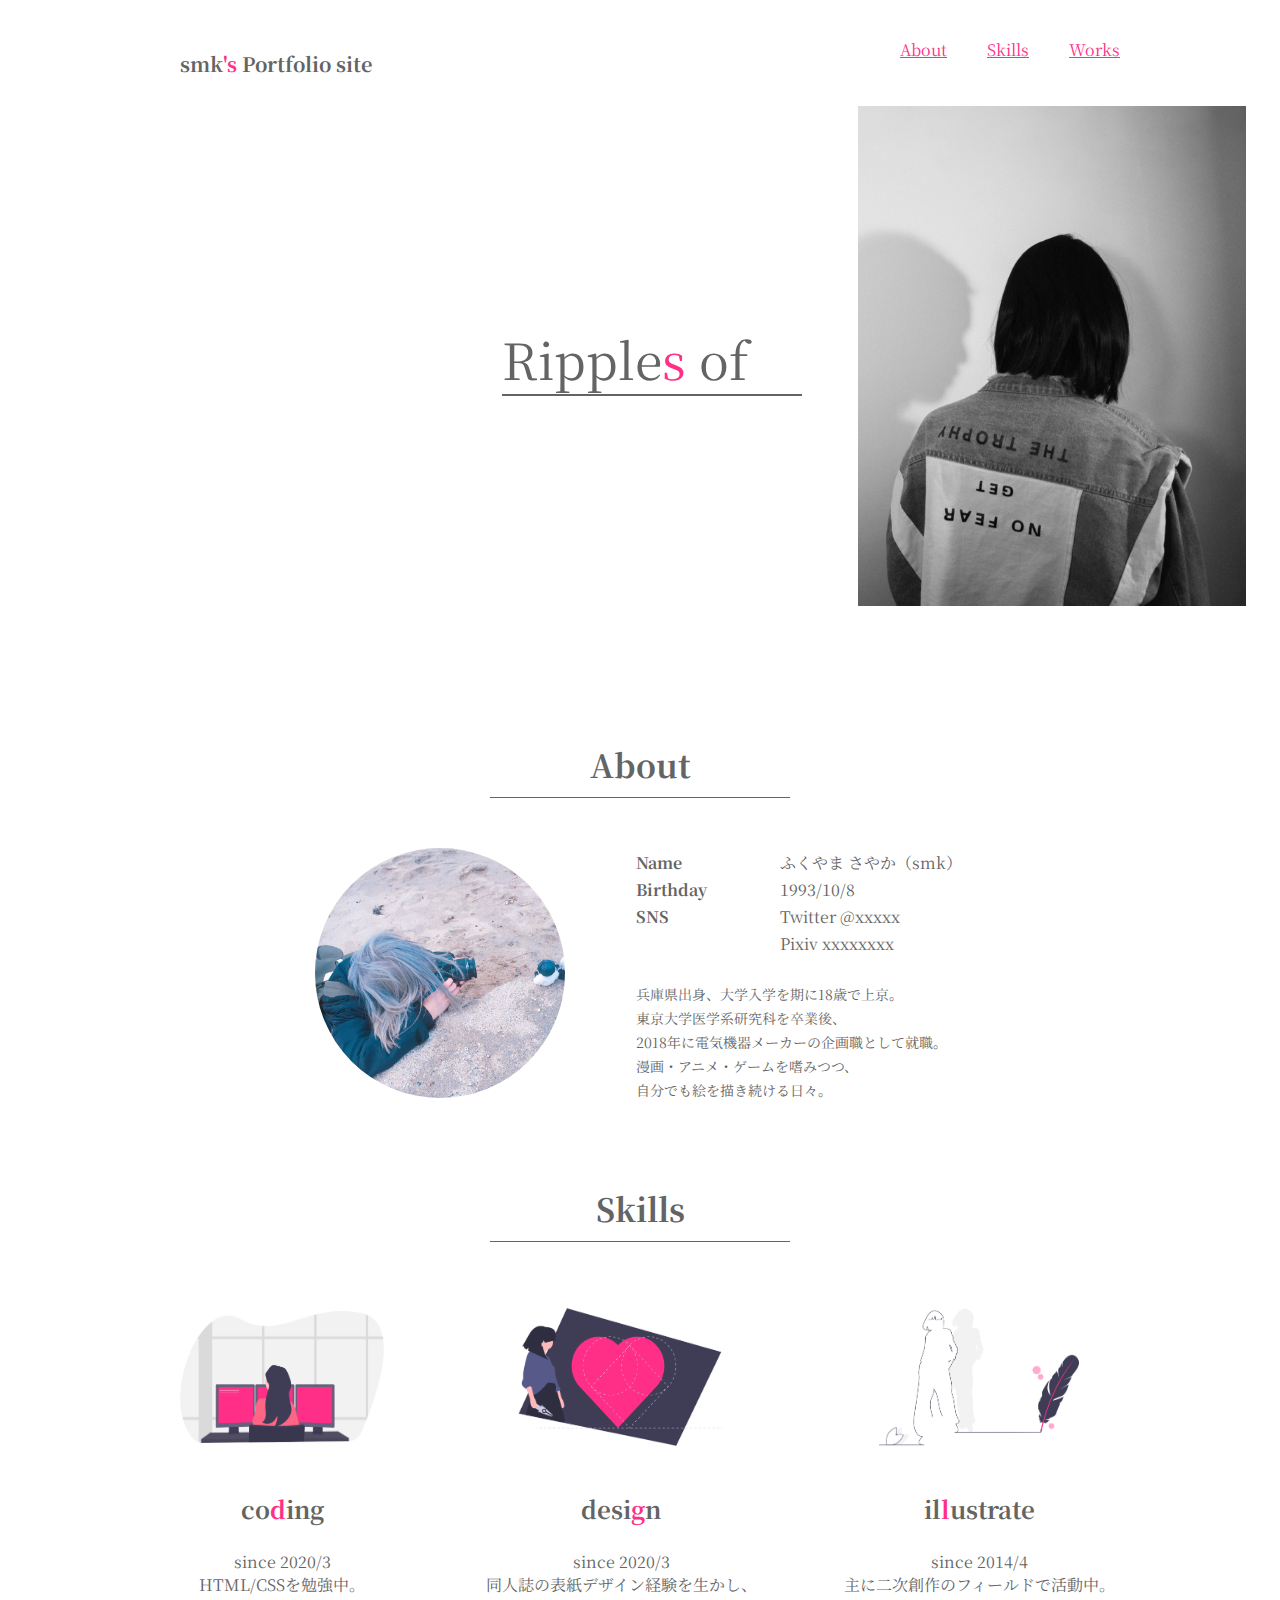
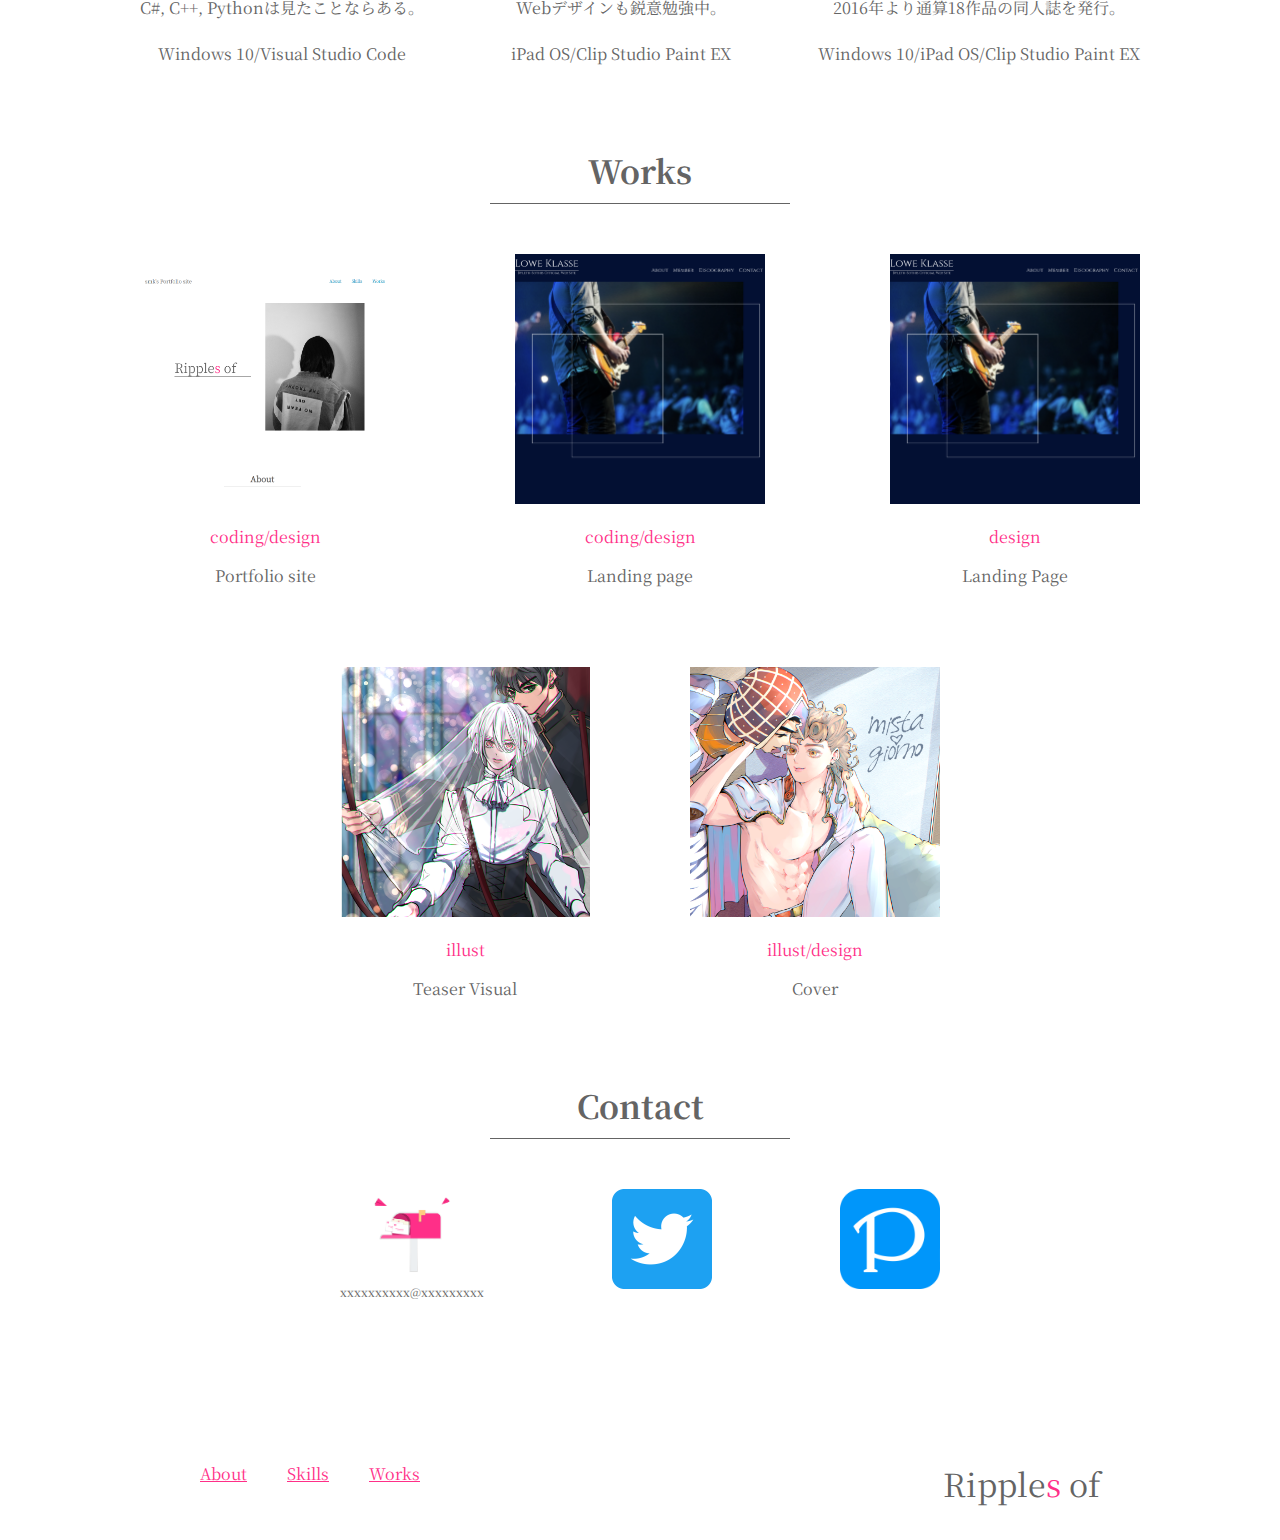
<file: index.html>
<!DOCTYPE html>
<html>
  <head>
    <meta charset="utf-8">
    <title>Ripples of</title>
    <link rel="stylesheet" href="style.css">
    <link href="https://fonts.googleapis.com/css?family=Noto+Serif+JP&display=swap" rel="stylesheet">
  </head>

  <body>
    <div class="header">
      <a id="no-color-link" href="https://smkrar.github.io/"><h1 class="header-logo">smk<span>'s</span> Portfolio site</h1></a>
      <div class="header-list">
        
        <ul>
          <li><a href="#works">Works</a></li>
          <li><a href="#skills">Skills</a></li>
          <li><a href="#about">About</a> </li>
        </ul>
      </div>
    </div>

    <div class="main">
      <div class="copy-container">
        <div class="title">
            Ripple<span>s</span> of
        </div>
        <div class="title-img">
            <img id="title-img" src="img/top_4.png">
        </div>

      </div>
      


      <div class="contents">
        <h3 class="section-title" id="about">About</h3>
        <div class="line-gray"></div>
        <div class="two-column-contents">
            <div class="profile-icon">
                <img id="icon" src="img/icon_2.png">
            </div>
            <div class="profile-sentense">
                <table>
                    <tbody>
                        <tr>
                            <th><b>Name</b></th>
                            <td>ふくやま さやか（smk）</td>
                        </tr>
                        <tr>
                            <th><b>Birthday</b></th>
                            <td>1993/10/8</td>
                        </tr>
                        <tr>
                            <th><b>SNS</b></th>
                            <td>Twitter @xxxxx</td>
                        </tr>
                        <tr>
                            <th></th>
                            <td>Pixiv xxxxxxxx</td>
                        </tr>
                    </tbody>
                </table>
                <br>

                <table id="table2">
                    <tbody>
                        <tr>
                            <th>兵庫県出身、大学入学を期に18歳で上京。</th>
                        </tr>
                        <tr>
                            <th>東京大学医学系研究科を卒業後、</th>
                        </tr>
                        <tr>
                            <th>2018年に電気機器メーカーの企画職として就職。</th>
                        </tr>
                        <tr>
                            <th>漫画・アニメ・ゲームを嗜みつつ、</th>
                        </tr>
                        <tr>
                            <th>自分でも絵を描き続ける日々。</th>
                        </tr>
                    </tbody>
                </table>

            
            </div>
        </div>

        <h3 class="section-title" id="skills">Skills</h3>
        <div class="line-gray"></div>
        <div class="three-column-contents">
            <div class="skills-coding">
                <img id="coding" src="img/coding.png">
                <p>co<span>d</span>ing</p>
                since 2020/3
                <br>
                HTML/CSSを勉強中。
                <br>
                C#, C++, Pythonは見たことならある。
                <br><br>
                Windows 10/Visual Studio Code
            </div>
            <div class="skills-design">
                <img id="design" src="img/design.png">
                <p>desi<span>g</span>n</p>
                since 2020/3
                <br>
                同人誌の表紙デザイン経験を生かし、
                <br>
                Webデザインも鋭意勉強中。
                <br><br>
                iPad OS/Clip Studio Paint EX
            </div>
            <div class="skills-illustrate">
                <img id="illustrate" src="img/illustrate.png">
                <p>il<span>l</span>ustrate</p>
                since 2014/4
                <br>
                主に二次創作のフィールドで活動中。
                <br>
                2016年より通算18作品の同人誌を発行。
                <br><br>
                Windows 10/iPad OS/Clip Studio Paint EX
            </div>
        </div>

        <h3 class="section-title" id="works">Works</h3>
        <div class="line-gray"></div>

        <div class="three-column-contents">
            <div class="works-box">
                <a href="coding_01.html"><img id="works-sam" src="img/coding_01_sam.png"></a>
                <br>
                <p><span>coding/design</span></p>
                Portfolio site
            </div>
            <div class="works-box">
                <a href="coding_02.html"><img id="works-sam" src="img/coding_02_sam.png"></a>
                <br>
                <p><span>coding/design</span></p>
                Landing page
            </div>
            <div class="works-box">
                <img id="works-sam" src="img/coding_02_sam.png">
                <br>
                <p><span>design</span></p>
                Landing Page
            </div>
        </div>

        <div class="two-column-contents2">
            <div class="works-box">
                <a href="illust_01.html"><img id="works-sam" src="img/illust_01_sam.png"></a>
                <br>
                <p><span>illust</span></p>
                Teaser Visual
            </div>
            <div class="works-box">
                <a href="illust_02.html"><img id="works-sam" src="img/illust_02_sam.png"></a>
                <br>
                <p><span>illust/design</span></p>
                Cover
            </div>
        </div>
             
        <h3 class="section-title" id="contact">Contact</h3>
        <div class="line-gray"></div>
        <div class="three-column-contents2">
            <div class="contact-mail">
                <img id="contact-img" src="img/mail.png">
                <br>
                xxxxxxxxxx@xxxxxxxxx
            </div>
            <div class="contact-twitter">
                <img id="contact-img" src="img/icon_twitter.png">
            </div>
            <div class="contact-pixiv">
                <img id="contact-img" src="img/icon_pixiv.png">
            </div>
        </div>

    </div>

    </div>
    <div class="footer">
        <div class="footer-list">
            <ul>
              <li><a href="#about">About</a></li>
              <li><a href="#skills">Skills</a></li>
              <li><a href="#works">Works</a> </li>
            </ul>
          </div>
      <div class="footer-logo"><a id="no-color-link" href="https://smkrar.github.io/">Ripple<span>s</span> of</a></div>
    </div>

  </body>
</html>
</file>
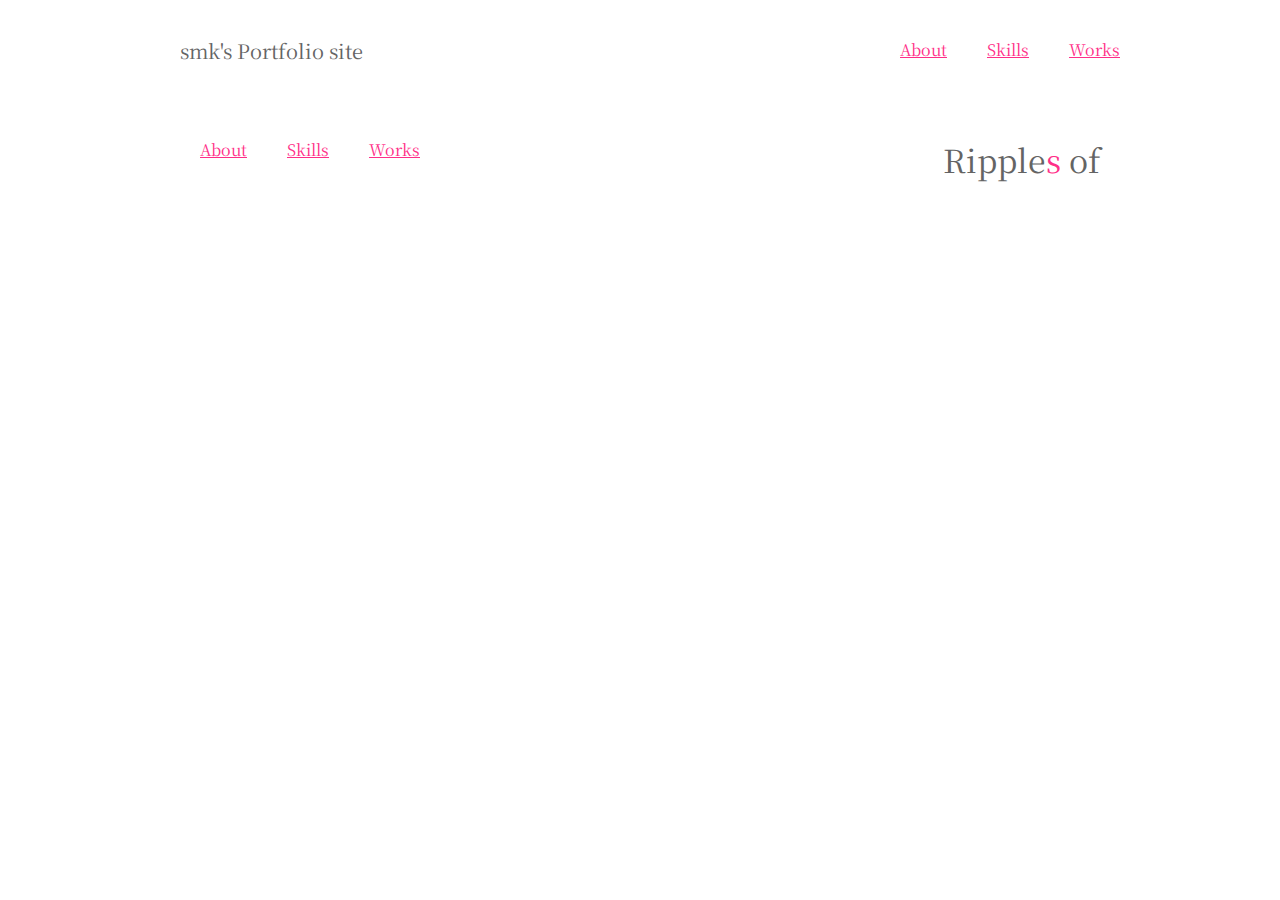
<file: coding_01.html>
<!DOCTYPE html>
<html>
  <head>
    <meta charset="utf-8">
    <title>Ripples of</title>
    <link rel="stylesheet" href="style.css">
    <link href="https://fonts.googleapis.com/css?family=Noto+Serif+JP&display=swap" rel="stylesheet">
  </head>
<body>
    <div class="header">
        <div class="header-logo">smk's Portfolio site</div>
        <div class="header-list">
          
          <ul>
            <li><a href="link1.html">Works</a></li>
            <li><a href="#lesson">Skills</a></li>
            <li><a href="#otoiawase">About</a> </li>
          </ul>
        </div>
      </div>
    
      <div class="footer">
        <div class="footer-list">
            <ul>
              <li><a href="#about">About</a></li>
              <li><a href="#skills">Skills</a></li>
              <li><a href="#works">Works</a> </li>
            </ul>
          </div>
      <div class="footer-logo"><a id="no-color-link" href=index.html>Ripple<span>s</span> of</a></div>
    </div>
    
</body>
</html>
</file>
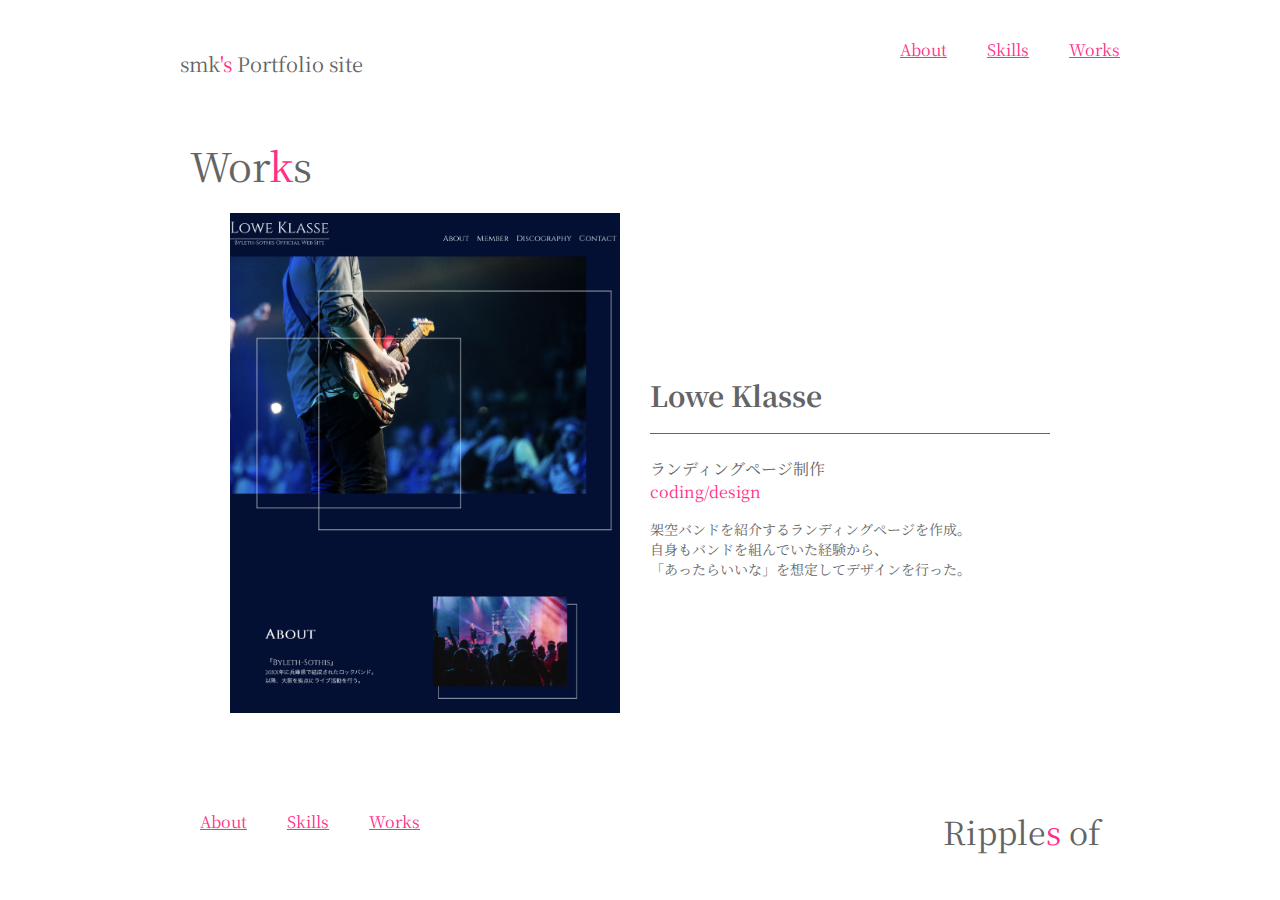
<file: coding_02.html>
<!DOCTYPE html>
<html>
  <head>
    <meta charset="utf-8">
    <title>Ripples of</title>
    <link rel="stylesheet" href="style-works.css">
    <link href="https://fonts.googleapis.com/css?family=Noto+Serif+JP&display=swap" rel="stylesheet">
  </head>

  <body>
    <div class="header">
      <a id="no-color-link" href="https://smkrar.github.io/"><h1 class="header-logo">smk<span>'s</span> Portfolio site</h1></a>
      <div class="header-list">
        
        <ul>
          <li><a href="#works">Works</a></li>
          <li><a href="#skills">Skills</a></li>
          <li><a href="link1.html">About</a> </li>
        </ul>
      </div>
    </div>

    <div class="main">
      <hi class="main-title">Wor<span>k</span>s</hi>
      <div class="copy-container">
       <div class="works-sam">
          <a href="https://smkrar.github.io/lowe_klasse/"><img id="works-img" src="img/coding_02.png"></a>
        </div>
        <div class="works-description">
            <h2 class="works-title">Lowe Klasse</h2>
            <p class="works-caption">
              ランディングページ制作
              <br>
              <span>coding/design</span>
            </p>
            架空バンドを紹介するランディングページを作成。
            <br>
            自身もバンドを組んでいた経験から、
            <br>
            「あったらいいな」を想定してデザインを行った。
        </div>
      </div>
    </div>

    <div class="footer">
        <div class="footer-list">
            <ul>
              <li><a href="#about">About</a></li>
              <li><a href="#skills">Skills</a></li>
              <li><a href="#works">Works</a> </li>
            </ul>
          </div>
      <div class="footer-logo"><a id="no-color-link" href=index.html>Ripple<span>s</span> of</a></div>
    </div>
    
  </body>
</html>
</file>
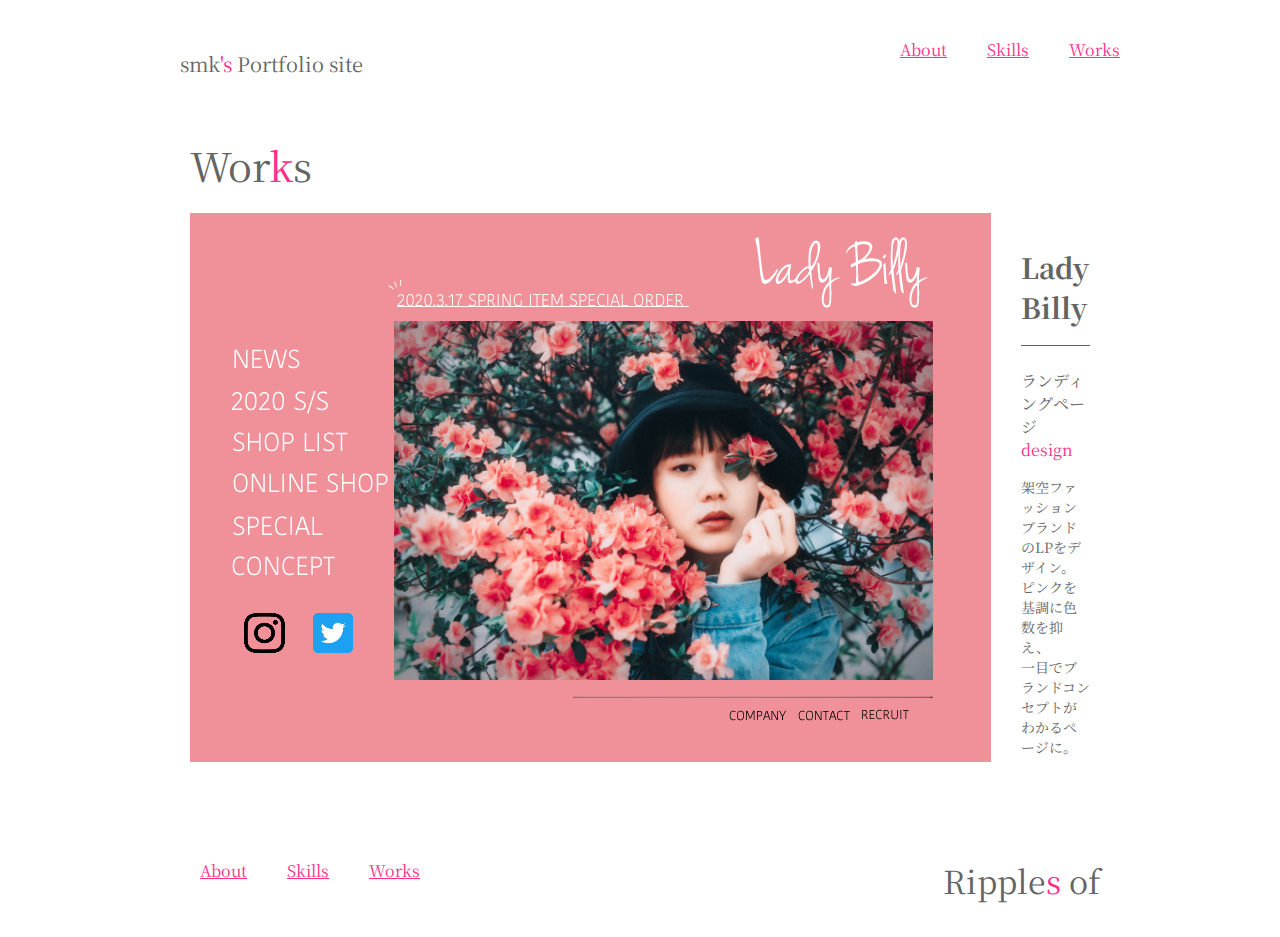
<file: design_01.html>
<!DOCTYPE html>
<html>
  <head>
    <meta charset="utf-8">
    <title>Ripples of</title>
    <link rel="stylesheet" href="style-works.css">
    <link href="https://fonts.googleapis.com/css?family=Noto+Serif+JP&display=swap" rel="stylesheet">
  </head>

  <body>
    <div class="header">
      <a id="no-color-link" href="https://smkrar.github.io/"><h1 class="header-logo">smk<span>'s</span> Portfolio site</h1></a>
      <div class="header-list">
        
        <ul>
          <li><a href="#works">Works</a></li>
          <li><a href="#skills">Skills</a></li>
          <li><a href="link1.html">About</a> </li>
        </ul>
      </div>
    </div>

    <div class="main">
      <hi class="main-title">Wor<span>k</span>s</hi>
      <div class="copy-container">
       <div class="works-sam">
          <img id="works-img2" src="img/design_01.png">
        </div>
        <div class="works-description">
            <h2 class="works-title">Lady Billy</h2>
            <p class="works-caption">
              ランディングページ
              <br>
              <span>design</span>
            </p>
            架空ファッションブランドのLPをデザイン。
            <br>
            ピンクを基調に色数を抑え、
            <br>
            一目でブランドコンセプトがわかるページに。
        </div>
      </div>
    </div>

    <div class="footer">
        <div class="footer-list">
            <ul>
              <li><a href="#about">About</a></li>
              <li><a href="#skills">Skills</a></li>
              <li><a href="#works">Works</a> </li>
            </ul>
          </div>
      <div class="footer-logo"><a id="no-color-link" href=index.html>Ripple<span>s</span> of</a></div>
    </div>
    
  </body>
</html>
</file>
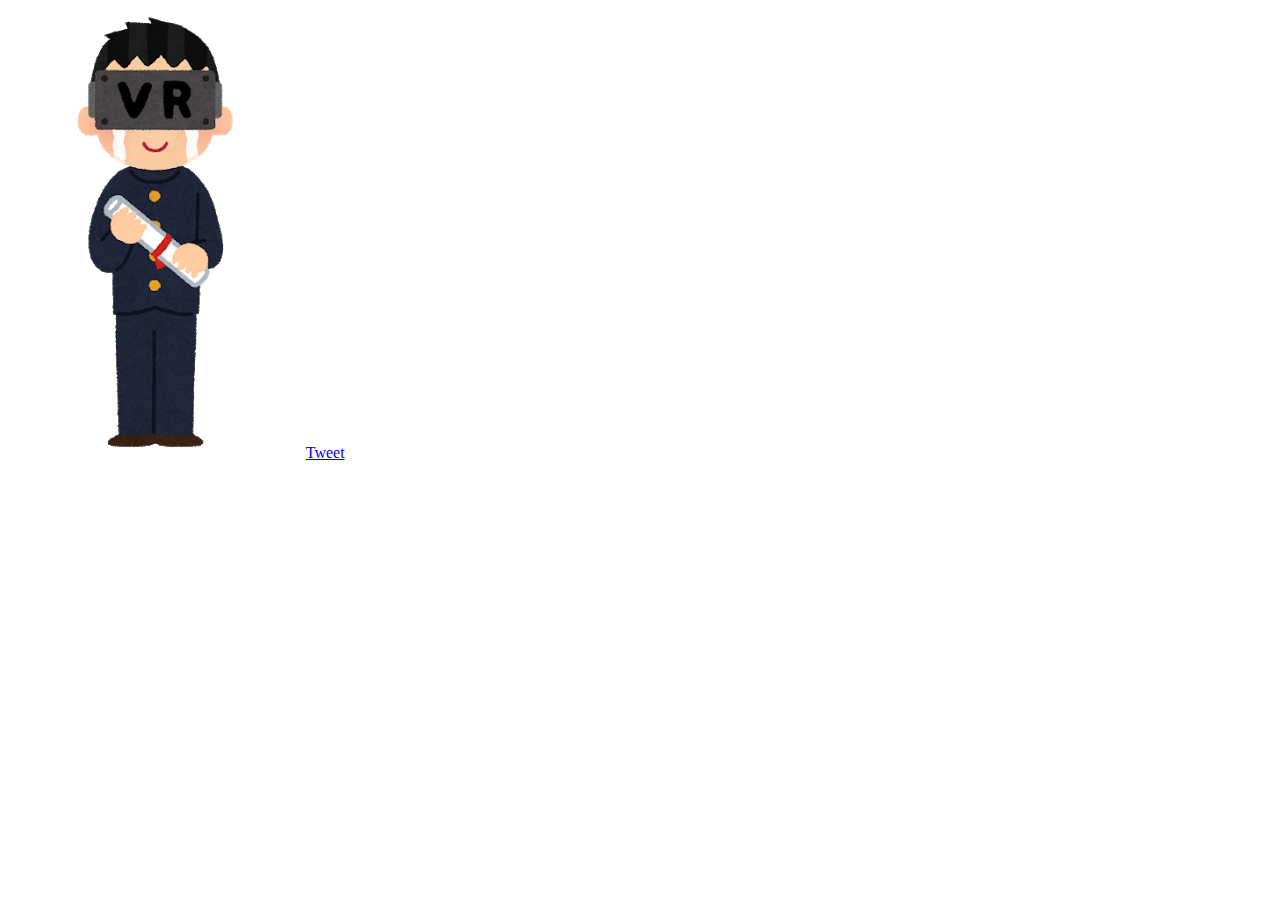
<file: link1.html>
<!DOCTYPE html>
<html lang="en">
<head　prefix="og: http://ogp.me/ns# fb: http://ogp.me/ns/fb# article: http://ogp.me/ns/article#">
    <meta charset="UTF-8">
    <meta name="viewport" content="width=device-width, initial-scale=1.0">
    <meta property="og:title" content="タイトル" />
    <meta property="og:description" content="まさこのポートフォリオだよ" />
    <meta property="og:url" content="https://masako018.github.io/htmlcss/" />
    <meta name="twitter:card" content="summary" />

    <title>Document</title>
</head>
<body>
    <img src="img/school_vr_sotsugyoushiki.png">
    <a href="https://twitter.com/share?ref_src=twsrc%5Etfw" class="twitter-share-button" data-text="まさこのポートフォリオだよ" data-url="https://masako018.github.io/htmlcss/" data-show-count="false">Tweet</a><script async src="https://platform.twitter.com/widgets.js" charset="utf-8"></script>
</body>
</html>
</file>
<file: style.css>
body {
    font-family: 'Noto Serif JP';
    overflow: auto;
    background-color: #ffffff;
    margin: 0px;
  }

  li {
    list-style: none;
  }
  
  .header {
    background-color: #ffffff;
    color: #646464;
    height: 70px;
    width: 1000px;
    margin: auto;
    top: 0;
    left: 0;
  }
  
  .header span{
    color: #FF2F88;
}

  .header-logo {
    float: left;
    font-size: 20px;
    padding: 20px 40px;
  }
  

  .header-list li {
    float: right;
    padding: 22px 20px;
  }
  
  .main {
    display: block;
    margin: 0px;
    color: #646464;
  }
  
  .copy-container{
    background-color: #ffffff;
    width: 800px;
    margin: 0 auto;
    display: flex;
    flex-wrap: nowrap;
    -webkit-box-pack: center;
    justify-content: center;
    align-items: center;
    padding: 20px 0px;
  }

  .title {
    width: 300px;
    color: #646464;
    font-size: 50px;
    margin: auto;
    text-align: left;
    border-bottom: solid 2px #646464;
  }
  
  
  .title span {
    color: #FF2F88;
    font-size: 50px;
  }
  
  #title-img{
    height: 500px;
  }

  .contents {
    margin-top: 100px;
    margin-bottom: 100px;
    text-align: center;
  }
  
  .section-title {
    font-size: 32px;
    text-align: center;
    padding-bottom: 0px;
    padding-top: 10px;
    margin-bottom: 0px;
  }
  
  .line-gray{
    height: 1px;
    width: 300px;
    margin: 10px auto;
    background-color: #646464;

  }

  .line-white{
    height: 1px;
    width: 300px;
    margin: 10px auto;
    background-color: #ffffff;

  }

  .two-column-contents{
    width: 650px;
    margin: 0 auto;
    padding: 40px 0;
    display: flex;
    flex-wrap: nowrap;
    -webkit-box-pack: center;
    justify-content: space-between;
    vertical-align: baseline;
  }

  .three-column-contents{
    width: 1000px;
    margin: 0 auto;
    padding: 40px 0;
    display: flex;
    flex-wrap: nowrap;
    -webkit-box-pack: center;
    justify-content: space-between;
    vertical-align: baseline;
  }

  .three-column-contents span{
    color: #FF2F88;
  }

  .profile-icon{
      width: 33%;
  }

  #icon{
    border-radius: 50%;
    width: 250px;
    height: 250px;
  }

  .profile-sentences{
      display: flex;
      justify-content: center;
      margin-bottom: 100px;
  }

  table {
    display: table;

}

    table th{
        text-align: left;
        display: table-cell;
        font-weight: normal;
    }

    table td{
        text-align: left;
        padding-left: 70px;
        display: table-cell;
    }

#table2{
    font-size: 14px;
}


  .works, .skills{
    display: flex;
    justify-content: center;
    margin-bottom: 100px;
}

#coding, #design, #illustrate{
    width: 250px;
    height: 170px;
}

.skills-coding p, .skills-design p, .skills-illustrate p{
    font-size: 24px;
    font-weight: bold;
}


.two-column-contents2{
    width: 600px;
    margin: 0 auto;
    padding: 40px 0;
    display: flex;
    flex-wrap: nowrap;
    -webkit-box-pack: center;
    justify-content: space-between;
    vertical-align: baseline;
  }

  .two-column-contents2 span{
    color: #FF2F88;
  }

#works-sam{
    width: 250px;
}

.three-column-contents2{
    width: 600px;
    margin: 0 auto;
    padding: 40px 0;
    display: flex;
    flex-wrap: nowrap;
    -webkit-box-pack: center;
    justify-content: space-between;
    vertical-align: baseline;
    font-size: 12px;
  }

#contact-img{
    width: 100pX;
}

  
  .footer {
    background-color: #ffffff;
    color: #646464;
    height: 70px;
    width: 1000px;
    margin: 30px auto;
    top: 0;
    left: 0;
  }
  
  .footer span{
    color: #FF2F88;
  }

  .footer-logo {
    float: right;
    font-size: 32px;
    padding: 20px 40px 10px 40px;
  }

  .footer-list li {
    float: left;
    padding: 22px 20px;
  }


  a:link{
      color:#FF2F88;

  }

  #no-color-link{
      text-decoration: none;
      color: #646464;
  }

  a:visited{
      color:#0c38c7;
  }
</file>
<file: style-works.css>
body {
    font-family: 'Noto Serif JP';
    overflow: auto;
    background-color: #ffffff;
    margin: 0px;
  }

  li {
    list-style: none;
  }
  
  .header {
    background-color: #ffffff;
    color: #646464;
    height: 70px;
    width: 1000px;
    margin: auto;
    top: 0;
    left: 0;
  }
  
  .header span{
    color: #FF2F88;
}

  .header-logo {
    float: left;
    font-size: 20px;
    padding: 20px 40px;
    font-weight: normal;
  }
  

  .header-list li {
    float: right;
    padding: 22px 20px;
  }
  
  .main {
    width: 900px;
    display: block;
    margin: 50px auto;
    color: #646464;
  }

  .main span{
    color: #FF2F88;
}

  .main-title{
    font-size: 40px;
    font-weight: normal;
  }

  .copy-container{
    background-color: #ffffff;
    width: 100%;
    margin: 0 auto;
    display: flex;
    flex-wrap: nowrap;
    -webkit-box-pack: center;
    justify-content: center;
    align-items: center;
    padding: 20px 0px;
  }
    
  #works-img{
    height: 500px;
  }

  #works-img:hover {
    filter:alpha(opacity=70);/* IE 6,7*/
    -ms-filter: "alpha(opacity=70)";/* IE 8,9 */
    -moz-opacity:0.7;/* FF , Netscape */
    -khtml-opacity: 0.7;/* Safari 1.x */
    opacity:0.7;
    zoom:1;/*IE*/
  }

  .works-description {
    width: 400px;
    color: #646464;
    font-size: 14px;
    margin-left: 30px;
    text-align: left;
  }
  
  .works-description span {
    color: #FF2F88;
  }

  .works-title{
      font-size: 28px;
      padding-bottom: 18px;
      border-bottom: solid 1px #646464;
  }
  .works-caption{
      font-size: 16px;
  }

  .footer {
    background-color: #ffffff;
    color: #646464;
    height: 70px;
    width: 1000px;
    margin: 30px auto;
    top: 0;
    left: 0;
  }
  
  .footer span{
    color: #FF2F88;
  }

  .footer-logo {
    float: right;
    font-size: 32px;
    padding: 20px 40px 10px 40px;
  }

  .footer-list li {
    float: left;
    padding: 22px 20px;
  }

  a:link{
      color:#FF2F88;

  }

  #no-color-link{
      text-decoration: none;
      color: #646464;
  }

  a:visited{
      color:#0c38c7;
  }
</file>
